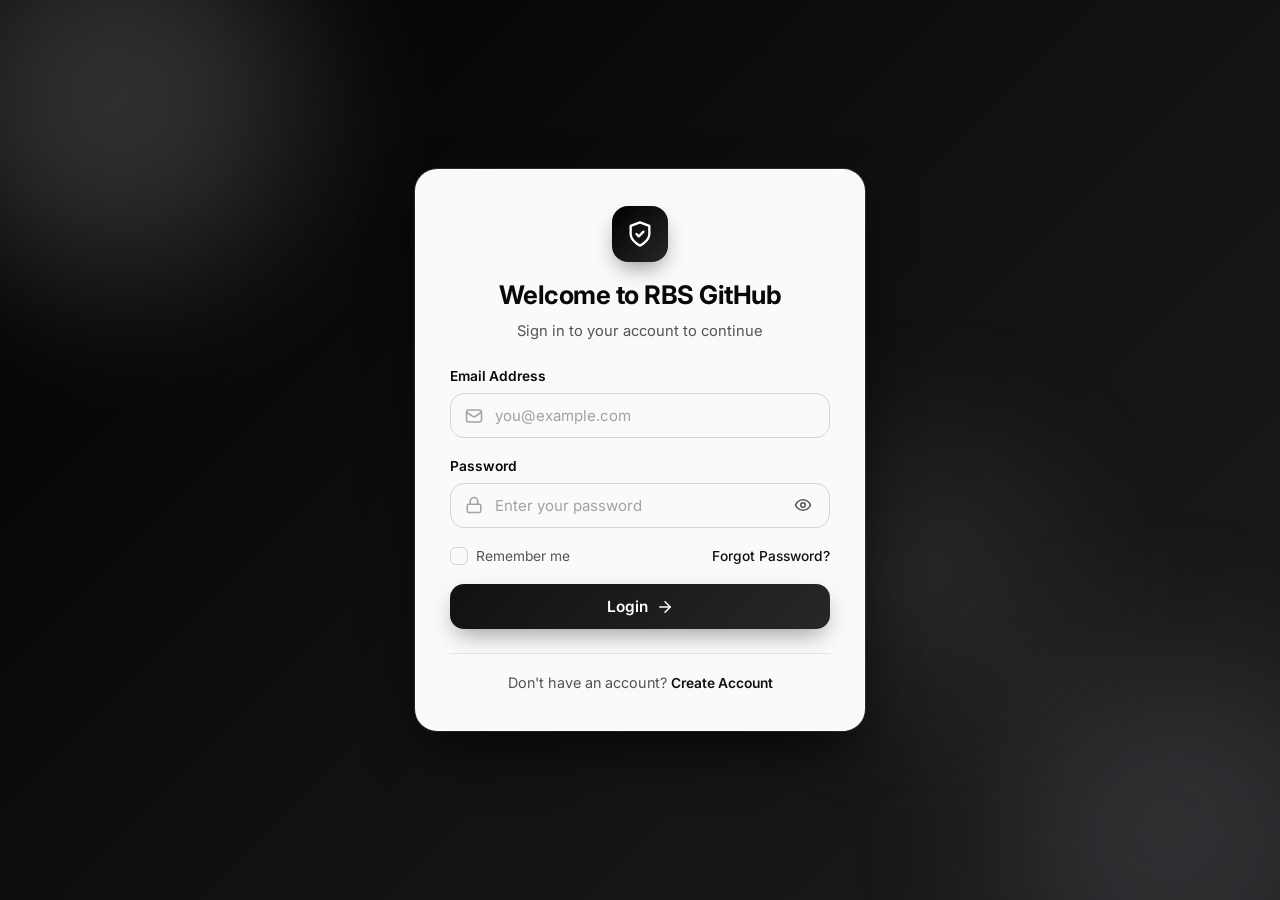
<file: index.html>
<!DOCTYPE html>
<html lang="en">
<head>
  <meta charset="UTF-8" />
  <meta name="viewport" content="width=device-width, initial-scale=1.0" />
  <title>Welcome to RBS GitHub</title>
  <!-- Google Fonts for clean, modern typography -->
  <link rel="preconnect" href="https://fonts.googleapis.com" />
  <link rel="preconnect" href="https://fonts.gstatic.com" crossorigin />
  <link
    href="https://fonts.googleapis.com/css2?family=Inter:wght@400;500;600;700&display=swap"
    rel="stylesheet"
  />
  <link rel="stylesheet" href="style.css" />
  <script src="script.js" defer></script>
</head>
<body>
  <!-- Decorative animated background orbs -->
  <div class="bg-decoration" aria-hidden="true">
    <span class="bg-orb orb-1"></span>
    <span class="bg-orb orb-2"></span>
    <span class="bg-orb orb-3"></span>
  </div>

  <main class="auth-container">
    <section class="auth-card" aria-labelledby="login-title">
      <!-- Card Header / Brand Icon -->
      <header class="auth-header">
        <div class="brand-badge" aria-hidden="true">
          <!-- Shield Lock Icon -->
          <svg viewBox="0 0 24 24" fill="none" stroke="currentColor" stroke-width="2" stroke-linecap="round" stroke-linejoin="round">
            <path d="M12 22s8-4 8-10V5l-8-3-8 3v7c0 6 8 10 8 10z" />
            <path d="M9 12l2 2 4-4" />
          </svg>
        </div>
        <h1 id="login-title">Welcome to RBS GitHub</h1>
        <p class="subtitle">Sign in to your account to continue</p>
      </header>

      <!-- Global Form Alert (Success / Error messages) -->
      <div id="formAlert" class="alert hidden" role="alert" aria-live="polite"></div>

      <!-- Login Form -->
      <form id="loginForm" class="auth-form" novalidate>
        <!-- Email Field -->
        <div class="form-group">
          <label for="loginEmail">Email Address</label>
          <div class="input-wrapper">
            <span class="input-icon" aria-hidden="true">
              <svg viewBox="0 0 24 24" fill="none" stroke="currentColor" stroke-width="2" stroke-linecap="round" stroke-linejoin="round">
                <rect x="2" y="4" width="20" height="16" rx="3" />
                <path d="m22 7-8.97 5.7a1.94 1.94 0 0 1-2.06 0L2 7" />
              </svg>
            </span>
            <input
              type="email"
              id="loginEmail"
              name="email"
              placeholder="you@example.com"
              autocomplete="email"
              required
            />
          </div>
          <span class="error-message" id="loginEmailError"></span>
        </div>

        <!-- Password Field -->
        <div class="form-group">
          <label for="loginPassword">Password</label>
          <div class="input-wrapper">
            <span class="input-icon" aria-hidden="true">
              <svg viewBox="0 0 24 24" fill="none" stroke="currentColor" stroke-width="2" stroke-linecap="round" stroke-linejoin="round">
                <rect x="3" y="11" width="18" height="11" rx="2" ry="2" />
                <path d="M7 11V7a5 5 0 0 1 10 0v4" />
              </svg>
            </span>
            <input
              type="password"
              id="loginPassword"
              name="password"
              placeholder="Enter your password"
              autocomplete="current-password"
              required
            />
            <!-- Show/Hide Password Toggle Button -->
            <button
              type="button"
              class="toggle-password"
              data-target="loginPassword"
              aria-label="Show password"
              aria-pressed="false"
            >
              <svg class="icon-eye" viewBox="0 0 24 24" fill="none" stroke="currentColor" stroke-width="2" stroke-linecap="round" stroke-linejoin="round">
                <path d="M2 12s3-7 10-7 10 7 10 7-3 7-10 7-10-7-10-7Z" />
                <circle cx="12" cy="12" r="3" />
              </svg>
              <svg class="icon-eye-off hidden" viewBox="0 0 24 24" fill="none" stroke="currentColor" stroke-width="2" stroke-linecap="round" stroke-linejoin="round">
                <path d="M9.88 9.88a3 3 0 1 0 4.24 4.24" />
                <path d="M10.73 5.08A10.43 10.43 0 0 1 12 5c7 0 10 7 10 7a13.16 13.16 0 0 1-1.67 2.68" />
                <path d="M6.61 6.61A13.526 13.526 0 0 0 2 12s3 7 10 7a9.74 9.74 0 0 0 5.39-1.61" />
                <line x1="2" y1="2" x2="22" y2="22" />
              </svg>
            </button>
          </div>
          <span class="error-message" id="loginPasswordError"></span>
        </div>

        <!-- Remember Me & Forgot Password Row -->
        <div class="form-options">
          <label class="checkbox-label" for="rememberMe">
            <input type="checkbox" id="rememberMe" name="rememberMe" />
            <span class="custom-checkbox" aria-hidden="true"></span>
            <span>Remember me</span>
          </label>
          <button type="button" id="forgotPasswordBtn" class="text-link">
            Forgot Password?
          </button>
        </div>

        <!-- Submit Button -->
        <button type="submit" class="btn btn-primary">
          <span>Login</span>
          <svg viewBox="0 0 24 24" fill="none" stroke="currentColor" stroke-width="2" stroke-linecap="round" stroke-linejoin="round" aria-hidden="true">
            <path d="M5 12h14" />
            <path d="m12 5 7 7-7 7" />
          </svg>
        </button>
      </form>

      <!-- Link to Sign Up Page -->
      <footer class="auth-footer">
        <p>
          Don&apos;t have an account?
          <a href="signup.html" class="text-link font-semibold">Create Account</a>
        </p>
      </footer>
    </section>
  </main>

  <!-- Forgot Password Modal -->
  <div
    id="forgotModal"
    class="modal-backdrop hidden"
    role="dialog"
    aria-modal="true"
    aria-labelledby="forgotModalTitle"
  >
    <div class="modal-card">
      <button
        type="button"
        id="closeModalBtn"
        class="modal-close"
        aria-label="Close modal"
      >
        <svg viewBox="0 0 24 24" fill="none" stroke="currentColor" stroke-width="2" stroke-linecap="round" stroke-linejoin="round">
          <path d="M18 6 6 18" />
          <path d="m6 6 12 12" />
        </svg>
      </button>

      <div class="modal-header">
        <div class="brand-badge small" aria-hidden="true">
          <svg viewBox="0 0 24 24" fill="none" stroke="currentColor" stroke-width="2" stroke-linecap="round" stroke-linejoin="round">
            <path d="M21 2l-2 2m-7.61 7.61a5.5 5.5 0 1 1-7.778 7.778 5.5 5.5 0 0 1 7.777-7.777zm0 0L15.5 7.5m0 0l3 3L22 7l-3-3m-3.5 3.5L19 4" />
          </svg>
        </div>
        <h2 id="forgotModalTitle">Reset Password</h2>
        <p class="subtitle">
          Enter your registered email address and we&apos;ll send you a reset link.
        </p>
      </div>

      <div id="forgotAlert" class="alert hidden" role="alert" aria-live="polite"></div>

      <form id="forgotForm" class="auth-form" novalidate>
        <div class="form-group">
          <label for="forgotEmail">Email Address</label>
          <div class="input-wrapper">
            <span class="input-icon" aria-hidden="true">
              <svg viewBox="0 0 24 24" fill="none" stroke="currentColor" stroke-width="2" stroke-linecap="round" stroke-linejoin="round">
                <rect x="2" y="4" width="20" height="16" rx="3" />
                <path d="m22 7-8.97 5.7a1.94 1.94 0 0 1-2.06 0L2 7" />
              </svg>
            </span>
            <input
              type="email"
              id="forgotEmail"
              name="forgotEmail"
              placeholder="you@example.com"
              autocomplete="email"
              required
            />
          </div>
          <span class="error-message" id="forgotEmailError"></span>
        </div>

        <div class="modal-actions">
          <button type="button" id="cancelModalBtn" class="btn btn-secondary">
            Cancel
          </button>
          <button type="submit" class="btn btn-primary">
            <span>Send Reset Link</span>
          </button>
        </div>
      </form>
    </div>
  </div>
</body>
</html>
</file>
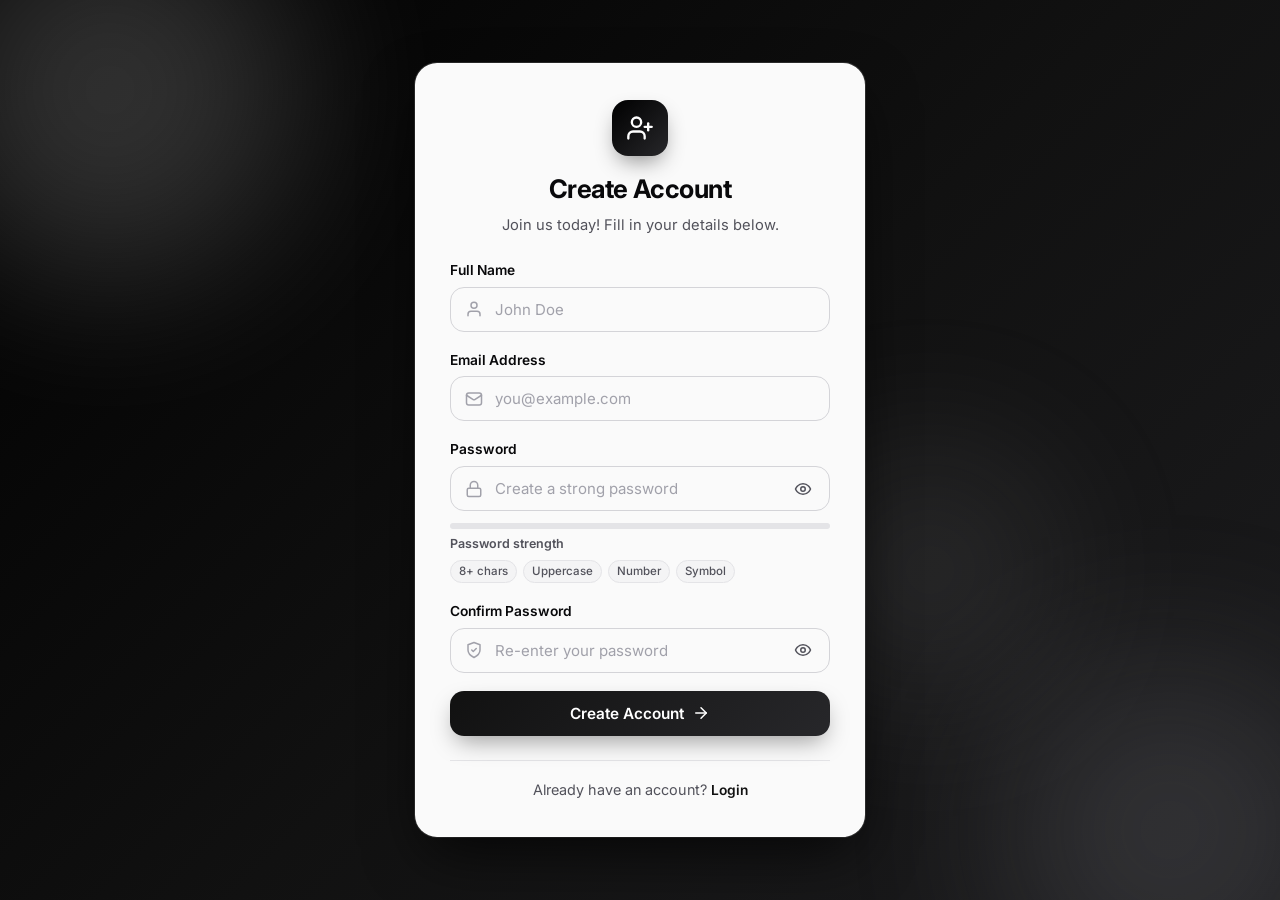
<file: signup.html>
<!DOCTYPE html>
<html lang="en">
<head>
  <meta charset="UTF-8" />
  <meta name="viewport" content="width=device-width, initial-scale=1.0" />
  <title>Sign Up | RBS GitHub</title>
  <!-- Google Fonts for clean, modern typography -->
  <link rel="preconnect" href="https://fonts.googleapis.com" />
  <link rel="preconnect" href="https://fonts.gstatic.com" crossorigin />
  <link
    href="https://fonts.googleapis.com/css2?family=Inter:wght@400;500;600;700&display=swap"
    rel="stylesheet"
  />
  <link rel="stylesheet" href="style.css" />
  <script src="script.js" defer></script>
</head>
<body>
  <!-- Decorative animated background orbs -->
  <div class="bg-decoration" aria-hidden="true">
    <span class="bg-orb orb-1"></span>
    <span class="bg-orb orb-2"></span>
    <span class="bg-orb orb-3"></span>
  </div>

  <main class="auth-container">
    <section class="auth-card" aria-labelledby="signup-title">
      <!-- Card Header / Brand Icon -->
      <header class="auth-header">
        <div class="brand-badge" aria-hidden="true">
          <!-- User Plus Icon -->
          <svg viewBox="0 0 24 24" fill="none" stroke="currentColor" stroke-width="2" stroke-linecap="round" stroke-linejoin="round">
            <path d="M16 21v-2a4 4 0 0 0-4-4H6a4 4 0 0 0-4 4v2" />
            <circle cx="9" cy="7" r="4" />
            <line x1="19" y1="8" x2="19" y2="14" />
            <line x1="22" y1="11" x2="16" y2="11" />
          </svg>
        </div>
        <h1 id="signup-title">Create Account</h1>
        <p class="subtitle">Join us today! Fill in your details below.</p>
      </header>

      <!-- Global Form Alert (Success / Error messages) -->
      <div id="formAlert" class="alert hidden" role="alert" aria-live="polite"></div>

      <!-- Sign Up Form -->
      <form id="signupForm" class="auth-form" novalidate>
        <!-- Full Name Field -->
        <div class="form-group">
          <label for="fullName">Full Name</label>
          <div class="input-wrapper">
            <span class="input-icon" aria-hidden="true">
              <svg viewBox="0 0 24 24" fill="none" stroke="currentColor" stroke-width="2" stroke-linecap="round" stroke-linejoin="round">
                <path d="M20 21v-2a4 4 0 0 0-4-4H8a4 4 0 0 0-4 4v2" />
                <circle cx="12" cy="7" r="4" />
              </svg>
            </span>
            <input
              type="text"
              id="fullName"
              name="fullName"
              placeholder="John Doe"
              autocomplete="name"
              required
            />
          </div>
          <span class="error-message" id="fullNameError"></span>
        </div>

        <!-- Email Address Field -->
        <div class="form-group">
          <label for="signupEmail">Email Address</label>
          <div class="input-wrapper">
            <span class="input-icon" aria-hidden="true">
              <svg viewBox="0 0 24 24" fill="none" stroke="currentColor" stroke-width="2" stroke-linecap="round" stroke-linejoin="round">
                <rect x="2" y="4" width="20" height="16" rx="3" />
                <path d="m22 7-8.97 5.7a1.94 1.94 0 0 1-2.06 0L2 7" />
              </svg>
            </span>
            <input
              type="email"
              id="signupEmail"
              name="email"
              placeholder="you@example.com"
              autocomplete="email"
              required
            />
          </div>
          <span class="error-message" id="signupEmailError"></span>
        </div>

        <!-- Password Field -->
        <div class="form-group">
          <label for="signupPassword">Password</label>
          <div class="input-wrapper">
            <span class="input-icon" aria-hidden="true">
              <svg viewBox="0 0 24 24" fill="none" stroke="currentColor" stroke-width="2" stroke-linecap="round" stroke-linejoin="round">
                <rect x="3" y="11" width="18" height="11" rx="2" ry="2" />
                <path d="M7 11V7a5 5 0 0 1 10 0v4" />
              </svg>
            </span>
            <input
              type="password"
              id="signupPassword"
              name="password"
              placeholder="Create a strong password"
              autocomplete="new-password"
              required
            />
            <!-- Show/Hide Password Toggle Button -->
            <button
              type="button"
              class="toggle-password"
              data-target="signupPassword"
              aria-label="Show password"
              aria-pressed="false"
            >
              <svg class="icon-eye" viewBox="0 0 24 24" fill="none" stroke="currentColor" stroke-width="2" stroke-linecap="round" stroke-linejoin="round">
                <path d="M2 12s3-7 10-7 10 7 10 7-3 7-10 7-10-7-10-7Z" />
                <circle cx="12" cy="12" r="3" />
              </svg>
              <svg class="icon-eye-off hidden" viewBox="0 0 24 24" fill="none" stroke="currentColor" stroke-width="2" stroke-linecap="round" stroke-linejoin="round">
                <path d="M9.88 9.88a3 3 0 1 0 4.24 4.24" />
                <path d="M10.73 5.08A10.43 10.43 0 0 1 12 5c7 0 10 7 10 7a13.16 13.16 0 0 1-1.67 2.68" />
                <path d="M6.61 6.61A13.526 13.526 0 0 0 2 12s3 7 10 7a9.74 9.74 0 0 0 5.39-1.61" />
                <line x1="2" y1="2" x2="22" y2="22" />
              </svg>
            </button>
          </div>

          <!-- Password Strength Indicator -->
          <div id="strengthContainer" class="strength-container">
            <div class="strength-bar-track">
              <div id="strengthBar" class="strength-bar-fill"></div>
            </div>
            <div class="strength-meta">
              <span id="strengthText" class="strength-text">Password strength</span>
            </div>
            <ul class="strength-hints" aria-label="Password requirements">
              <li id="hintLength">8+ chars</li>
              <li id="hintUpper">Uppercase</li>
              <li id="hintNumber">Number</li>
              <li id="hintSpecial">Symbol</li>
            </ul>
          </div>

          <span class="error-message" id="signupPasswordError"></span>
        </div>

        <!-- Confirm Password Field -->
        <div class="form-group">
          <label for="confirmPassword">Confirm Password</label>
          <div class="input-wrapper">
            <span class="input-icon" aria-hidden="true">
              <svg viewBox="0 0 24 24" fill="none" stroke="currentColor" stroke-width="2" stroke-linecap="round" stroke-linejoin="round">
                <path d="M12 22s8-4 8-10V5l-8-3-8 3v7c0 6 8 10 8 10z" />
                <path d="m9 12 2 2 4-4" />
              </svg>
            </span>
            <input
              type="password"
              id="confirmPassword"
              name="confirmPassword"
              placeholder="Re-enter your password"
              autocomplete="new-password"
              required
            />
            <!-- Show/Hide Confirm Password Toggle Button -->
            <button
              type="button"
              class="toggle-password"
              data-target="confirmPassword"
              aria-label="Show password"
              aria-pressed="false"
            >
              <svg class="icon-eye" viewBox="0 0 24 24" fill="none" stroke="currentColor" stroke-width="2" stroke-linecap="round" stroke-linejoin="round">
                <path d="M2 12s3-7 10-7 10 7 10 7-3 7-10 7-10-7-10-7Z" />
                <circle cx="12" cy="12" r="3" />
              </svg>
              <svg class="icon-eye-off hidden" viewBox="0 0 24 24" fill="none" stroke="currentColor" stroke-width="2" stroke-linecap="round" stroke-linejoin="round">
                <path d="M9.88 9.88a3 3 0 1 0 4.24 4.24" />
                <path d="M10.73 5.08A10.43 10.43 0 0 1 12 5c7 0 10 7 10 7a13.16 13.16 0 0 1-1.67 2.68" />
                <path d="M6.61 6.61A13.526 13.526 0 0 0 2 12s3 7 10 7a9.74 9.74 0 0 0 5.39-1.61" />
                <line x1="2" y1="2" x2="22" y2="22" />
              </svg>
            </button>
          </div>
          <span class="error-message" id="confirmPasswordError"></span>
        </div>

        <!-- Submit Button -->
        <button type="submit" class="btn btn-primary">
          <span>Create Account</span>
          <svg viewBox="0 0 24 24" fill="none" stroke="currentColor" stroke-width="2" stroke-linecap="round" stroke-linejoin="round" aria-hidden="true">
            <path d="M5 12h14" />
            <path d="m12 5 7 7-7 7" />
          </svg>
        </button>
      </form>

      <!-- Link to Login Page -->
      <footer class="auth-footer">
        <p>
          Already have an account?
          <a href="index.html" class="text-link font-semibold">Login</a>
        </p>
      </footer>
    </section>
  </main>
</body>
</html>
</file>
<file: style.css>
/* ==========================================================================
   CSS Variables & Color Palette
   Clean, modern Black & White monochrome palette with semantic status colors
   ========================================================================== */
:root {
  --primary: #111111;
  --primary-hover: #000000;
  --primary-light: #f4f4f5;
  --accent: #52525b;

  --bg-gradient-start: #000000;
  --bg-gradient-mid: #111111;
  --bg-gradient-end: #1c1c1e;

  --surface: rgba(255, 255, 255, 0.98);
  --surface-border: rgba(255, 255, 255, 0.25);

  --text-main: #09090b;
  --text-muted: #52525b;
  --text-light: #a1a1aa;

  --input-bg: #fafafa;
  --input-border: #d4d4d8;
  --input-focus: #111111;

  --success: #10b981;
  --success-bg: #ecfdf5;
  --success-border: #a7f3d0;

  --warning: #f59e0b;
  --info: #3b82f6;

  --error: #ef4444;
  --error-bg: #fef2f2;
  --error-border: #fecaca;

  --radius-sm: 10px;
  --radius-md: 14px;
  --radius-lg: 22px;
  --radius-pill: 9999px;

  --shadow-card: 0 24px 60px -12px rgba(0, 0, 0, 0.75),
    0 0 0 1px rgba(255, 255, 255, 0.14);
  --shadow-btn: 0 10px 24px -6px rgba(0, 0, 0, 0.4);

  --transition: 0.25s cubic-bezier(0.4, 0, 0.2, 1);
}

/* ==========================================================================
   Base Reset & Typography
   ========================================================================== */
*,
*::before,
*::after {
  box-sizing: border-box;
  margin: 0;
  padding: 0;
}

body {
  font-family: 'Inter', -apple-system, BlinkMacSystemFont, 'Segoe UI', Roboto,
    sans-serif;
  color: var(--text-main);
  min-height: 100vh;
  background: linear-gradient(
    135deg,
    var(--bg-gradient-start) 0%,
    var(--bg-gradient-mid) 52%,
    var(--bg-gradient-end) 100%
  );
  display: flex;
  align-items: center;
  justify-content: center;
  padding: 24px 16px;
  position: relative;
  overflow-x: hidden;
  line-height: 1.5;
  -webkit-font-smoothing: antialiased;
}

.hidden {
  display: none !important;
}

/* ==========================================================================
   Decorative Background Orbs
   ========================================================================== */
.bg-decoration {
  position: fixed;
  inset: 0;
  overflow: hidden;
  pointer-events: none;
  z-index: 0;
}

.bg-orb {
  position: absolute;
  border-radius: 50%;
  filter: blur(85px);
  opacity: 0.18;
  animation: floatOrb 12s ease-in-out infinite alternate;
}

.orb-1 {
  width: 380px;
  height: 380px;
  background: #ffffff;
  top: -100px;
  left: -80px;
}

.orb-2 {
  width: 340px;
  height: 340px;
  background: #a1a1aa;
  bottom: -100px;
  right: -60px;
  animation-delay: -4s;
}

.orb-3 {
  width: 240px;
  height: 240px;
  background: #d4d4d8;
  top: 50%;
  right: 18%;
  opacity: 0.12;
  animation-delay: -8s;
}

@keyframes floatOrb {
  0% {
    transform: translate(0, 0) scale(1);
  }
  100% {
    transform: translate(24px, -28px) scale(1.08);
  }
}

/* ==========================================================================
   Auth Container & Card
   ========================================================================== */
.auth-container {
  position: relative;
  z-index: 1;
  width: 100%;
  max-width: 450px;
}

.auth-card {
  background: var(--surface);
  backdrop-filter: blur(18px);
  -webkit-backdrop-filter: blur(18px);
  border: 1px solid var(--surface-border);
  border-radius: var(--radius-lg);
  box-shadow: var(--shadow-card);
  padding: 36px 34px;
  animation: cardSlideUp 0.55s cubic-bezier(0.16, 1, 0.3, 1) forwards;
}

@keyframes cardSlideUp {
  from {
    opacity: 0;
    transform: translateY(22px) scale(0.98);
  }
  to {
    opacity: 1;
    transform: translateY(0) scale(1);
  }
}

/* Header & Brand Badge */
.auth-header {
  text-align: center;
  margin-bottom: 24px;
}

.brand-badge {
  width: 56px;
  height: 56px;
  margin: 0 auto 14px;
  border-radius: 16px;
  background: linear-gradient(135deg, #000000 0%, #27272a 100%);
  color: #ffffff;
  display: flex;
  align-items: center;
  justify-content: center;
  box-shadow: 0 10px 22px -6px rgba(0, 0, 0, 0.45);
  transition: transform var(--transition);
}

.auth-card:hover .brand-badge {
  transform: translateY(-2px) scale(1.03);
}

.brand-badge svg {
  width: 28px;
  height: 28px;
}

.brand-badge.small {
  width: 46px;
  height: 46px;
  border-radius: 14px;
}

.brand-badge.small svg {
  width: 22px;
  height: 22px;
}

.auth-header h1,
.modal-header h2 {
  font-size: 1.6rem;
  font-weight: 700;
  letter-spacing: -0.02em;
  color: var(--text-main);
  margin-bottom: 6px;
}

.subtitle {
  font-size: 0.92rem;
  color: var(--text-muted);
}

/* ==========================================================================
   Alert Banner (Success / Error Feedback)
   ========================================================================== */
.alert {
  display: flex;
  align-items: flex-start;
  gap: 10px;
  padding: 12px 14px;
  border-radius: var(--radius-md);
  font-size: 0.88rem;
  font-weight: 500;
  margin-bottom: 20px;
  border: 1px solid transparent;
  animation: fadeSlideDown 0.3s ease;
}

.alert svg {
  width: 18px;
  height: 18px;
  flex-shrink: 0;
  margin-top: 2px;
}

.alert.success {
  background-color: var(--success-bg);
  color: #065f46;
  border-color: var(--success-border);
}

.alert.error {
  background-color: var(--error-bg);
  color: #991b1b;
  border-color: var(--error-border);
}

@keyframes fadeSlideDown {
  from {
    opacity: 0;
    transform: translateY(-8px);
  }
  to {
    opacity: 1;
    transform: translateY(0);
  }
}

/* ==========================================================================
   Form Fields & Input Wrappers
   ========================================================================== */
.auth-form {
  display: flex;
  flex-direction: column;
  gap: 18px;
}

.form-group {
  display: flex;
  flex-direction: column;
  gap: 6px;
}

.form-group label {
  font-size: 0.86rem;
  font-weight: 600;
  color: var(--text-main);
}

.input-wrapper {
  position: relative;
  display: flex;
  align-items: center;
}

.input-icon {
  position: absolute;
  left: 15px;
  color: var(--text-light);
  display: flex;
  align-items: center;
  pointer-events: none;
  transition: color var(--transition);
}

.input-icon svg {
  width: 18px;
  height: 18px;
}

.input-wrapper input {
  width: 100%;
  padding: 12px 44px 12px 44px;
  font-family: inherit;
  font-size: 0.94rem;
  color: var(--text-main);
  background-color: var(--input-bg);
  border: 1.5px solid var(--input-border);
  border-radius: var(--radius-md);
  outline: none;
  transition: border-color var(--transition), background-color var(--transition),
    box-shadow var(--transition);
}

.input-wrapper input::placeholder {
  color: var(--text-light);
}

.input-wrapper input:focus {
  background-color: #ffffff;
  border-color: var(--input-focus);
  box-shadow: 0 0 0 4px rgba(0, 0, 0, 0.1);
}

.input-wrapper:focus-within .input-icon {
  color: var(--primary);
}

/* Validation Visual States */
.form-group.has-error .input-wrapper input {
  border-color: var(--error);
  background-color: #fffafa;
}

.form-group.has-error .input-wrapper input:focus {
  box-shadow: 0 0 0 4px rgba(239, 68, 68, 0.14);
}

.form-group.has-error .input-icon {
  color: var(--error);
}

.form-group.has-success .input-wrapper input {
  border-color: var(--success);
}

.error-message {
  font-size: 0.8rem;
  font-weight: 500;
  color: var(--error);
  min-height: 1.1em;
  display: none;
}

.form-group.has-error .error-message {
  display: block;
  animation: fadeSlideDown 0.2s ease;
}

/* Show/Hide Password Toggle Button */
.toggle-password {
  position: absolute;
  right: 12px;
  background: transparent;
  border: none;
  color: var(--text-muted);
  cursor: pointer;
  padding: 6px;
  border-radius: 8px;
  display: flex;
  align-items: center;
  justify-content: center;
  transition: color var(--transition), background-color var(--transition);
}

.toggle-password:hover {
  color: var(--primary);
  background-color: rgba(0, 0, 0, 0.07);
}

.toggle-password svg {
  width: 18px;
  height: 18px;
}

/* ==========================================================================
   Password Strength Meter (Sign Up Page)
   ========================================================================== */
.strength-container {
  margin-top: 6px;
  display: flex;
  flex-direction: column;
  gap: 6px;
}

.strength-bar-track {
  width: 100%;
  height: 6px;
  background-color: #e4e4e7;
  border-radius: var(--radius-pill);
  overflow: hidden;
}

.strength-bar-fill {
  height: 100%;
  width: 0%;
  border-radius: var(--radius-pill);
  transition: width 0.35s ease, background-color 0.35s ease;
}

.strength-meta {
  display: flex;
  justify-content: space-between;
  align-items: center;
}

.strength-text {
  font-size: 0.78rem;
  font-weight: 600;
  color: var(--text-muted);
}

.strength-hints {
  list-style: none;
  display: flex;
  flex-wrap: wrap;
  gap: 6px;
}

.strength-hints li {
  font-size: 0.72rem;
  font-weight: 500;
  color: var(--text-muted);
  background: #f4f4f5;
  padding: 2px 8px;
  border-radius: var(--radius-pill);
  border: 1px solid #e4e4e7;
  transition: all var(--transition);
}

.strength-hints li.met {
  color: #065f46;
  background: var(--success-bg);
  border-color: var(--success-border);
}

/* ==========================================================================
   Checkbox & Options Row
   ========================================================================== */
.form-options {
  display: flex;
  align-items: center;
  justify-content: space-between;
  gap: 12px;
  flex-wrap: wrap;
}

.checkbox-label {
  display: inline-flex;
  align-items: center;
  gap: 8px;
  font-size: 0.86rem;
  color: var(--text-muted);
  cursor: pointer;
  user-select: none;
  position: relative;
}

.checkbox-label input[type='checkbox'] {
  position: absolute;
  opacity: 0;
  width: 0;
  height: 0;
}

.custom-checkbox {
  width: 18px;
  height: 18px;
  border-radius: 6px;
  border: 1.5px solid var(--input-border);
  background: var(--input-bg);
  display: inline-flex;
  align-items: center;
  justify-content: center;
  transition: all var(--transition);
}

.custom-checkbox::after {
  content: '';
  width: 5px;
  height: 9px;
  border: solid #ffffff;
  border-width: 0 2px 2px 0;
  transform: rotate(45deg) scale(0);
  transition: transform 0.15s ease;
  margin-bottom: 2px;
}

.checkbox-label input:checked + .custom-checkbox {
  background-color: var(--primary);
  border-color: var(--primary);
}

.checkbox-label input:checked + .custom-checkbox::after {
  transform: rotate(45deg) scale(1);
}

.checkbox-label input:focus-visible + .custom-checkbox {
  box-shadow: 0 0 0 3px rgba(0, 0, 0, 0.22);
}

/* Links & Text Buttons */
.text-link {
  background: none;
  border: none;
  font-family: inherit;
  font-size: 0.86rem;
  font-weight: 500;
  color: var(--primary);
  text-decoration: none;
  cursor: pointer;
  transition: color var(--transition);
}

.text-link:hover {
  color: var(--primary-hover);
  text-decoration: underline;
}

.font-semibold {
  font-weight: 600;
}

/* ==========================================================================
   Buttons
   ========================================================================== */
.btn {
  display: inline-flex;
  align-items: center;
  justify-content: center;
  gap: 8px;
  padding: 13px 20px;
  font-family: inherit;
  font-size: 0.96rem;
  font-weight: 600;
  border-radius: var(--radius-md);
  border: none;
  cursor: pointer;
  transition: transform var(--transition), box-shadow var(--transition),
    background-color var(--transition);
}

.btn svg {
  width: 18px;
  height: 18px;
  transition: transform var(--transition);
}

.btn-primary {
  width: 100%;
  color: #ffffff;
  background: linear-gradient(135deg, var(--primary) 0%, #27272a 100%);
  box-shadow: var(--shadow-btn);
}

.btn-primary:hover {
  background: linear-gradient(135deg, var(--primary-hover) 0%, #18181b 100%);
  transform: translateY(-2px);
  box-shadow: 0 14px 28px -6px rgba(0, 0, 0, 0.48);
}

.btn-primary:hover svg {
  transform: translateX(3px);
}

.btn-primary:active {
  transform: translateY(0);
}

.btn-secondary {
  background-color: #f4f4f5;
  color: var(--text-main);
  border: 1px solid #e4e4e7;
}

.btn-secondary:hover {
  background-color: #e4e4e7;
}

/* ==========================================================================
   Card Footer
   ========================================================================== */
.auth-footer {
  margin-top: 24px;
  padding-top: 18px;
  border-top: 1px solid #e4e4e7;
  text-align: center;
  font-size: 0.9rem;
  color: var(--text-muted);
}

/* ==========================================================================
   Forgot Password Modal
   ========================================================================== */
.modal-backdrop {
  position: fixed;
  inset: 0;
  z-index: 50;
  background: rgba(0, 0, 0, 0.72);
  backdrop-filter: blur(6px);
  display: flex;
  align-items: center;
  justify-content: center;
  padding: 16px;
  animation: fadeIn 0.22s ease;
}

.modal-card {
  position: relative;
  width: 100%;
  max-width: 420px;
  background: #ffffff;
  border-radius: var(--radius-lg);
  padding: 32px 28px;
  box-shadow: var(--shadow-card);
  animation: cardSlideUp 0.28s cubic-bezier(0.16, 1, 0.3, 1);
}

.modal-close {
  position: absolute;
  top: 16px;
  right: 16px;
  background: #f4f4f5;
  border: none;
  color: var(--text-muted);
  width: 34px;
  height: 34px;
  border-radius: 50%;
  display: flex;
  align-items: center;
  justify-content: center;
  cursor: pointer;
  transition: background-color var(--transition), color var(--transition);
}

.modal-close:hover {
  background: #e4e4e7;
  color: var(--text-main);
}

.modal-close svg {
  width: 18px;
  height: 18px;
}

.modal-header {
  text-align: center;
  margin-bottom: 20px;
}

.modal-actions {
  display: flex;
  gap: 12px;
  margin-top: 4px;
}

.modal-actions .btn {
  flex: 1;
}

@keyframes fadeIn {
  from {
    opacity: 0;
  }
  to {
    opacity: 1;
  }
}

/* ==========================================================================
   Responsive Design (Tablet & Mobile)
   ========================================================================== */
@media (max-width: 600px) {
  body {
    padding: 16px 12px;
  }

  .auth-card {
    padding: 28px 20px;
    border-radius: 18px;
  }

  .auth-header h1,
  .modal-header h2 {
    font-size: 1.4rem;
  }

  .modal-card {
    padding: 26px 20px;
  }

  .modal-actions {
    flex-direction: column-reverse;
  }
}
</file>
